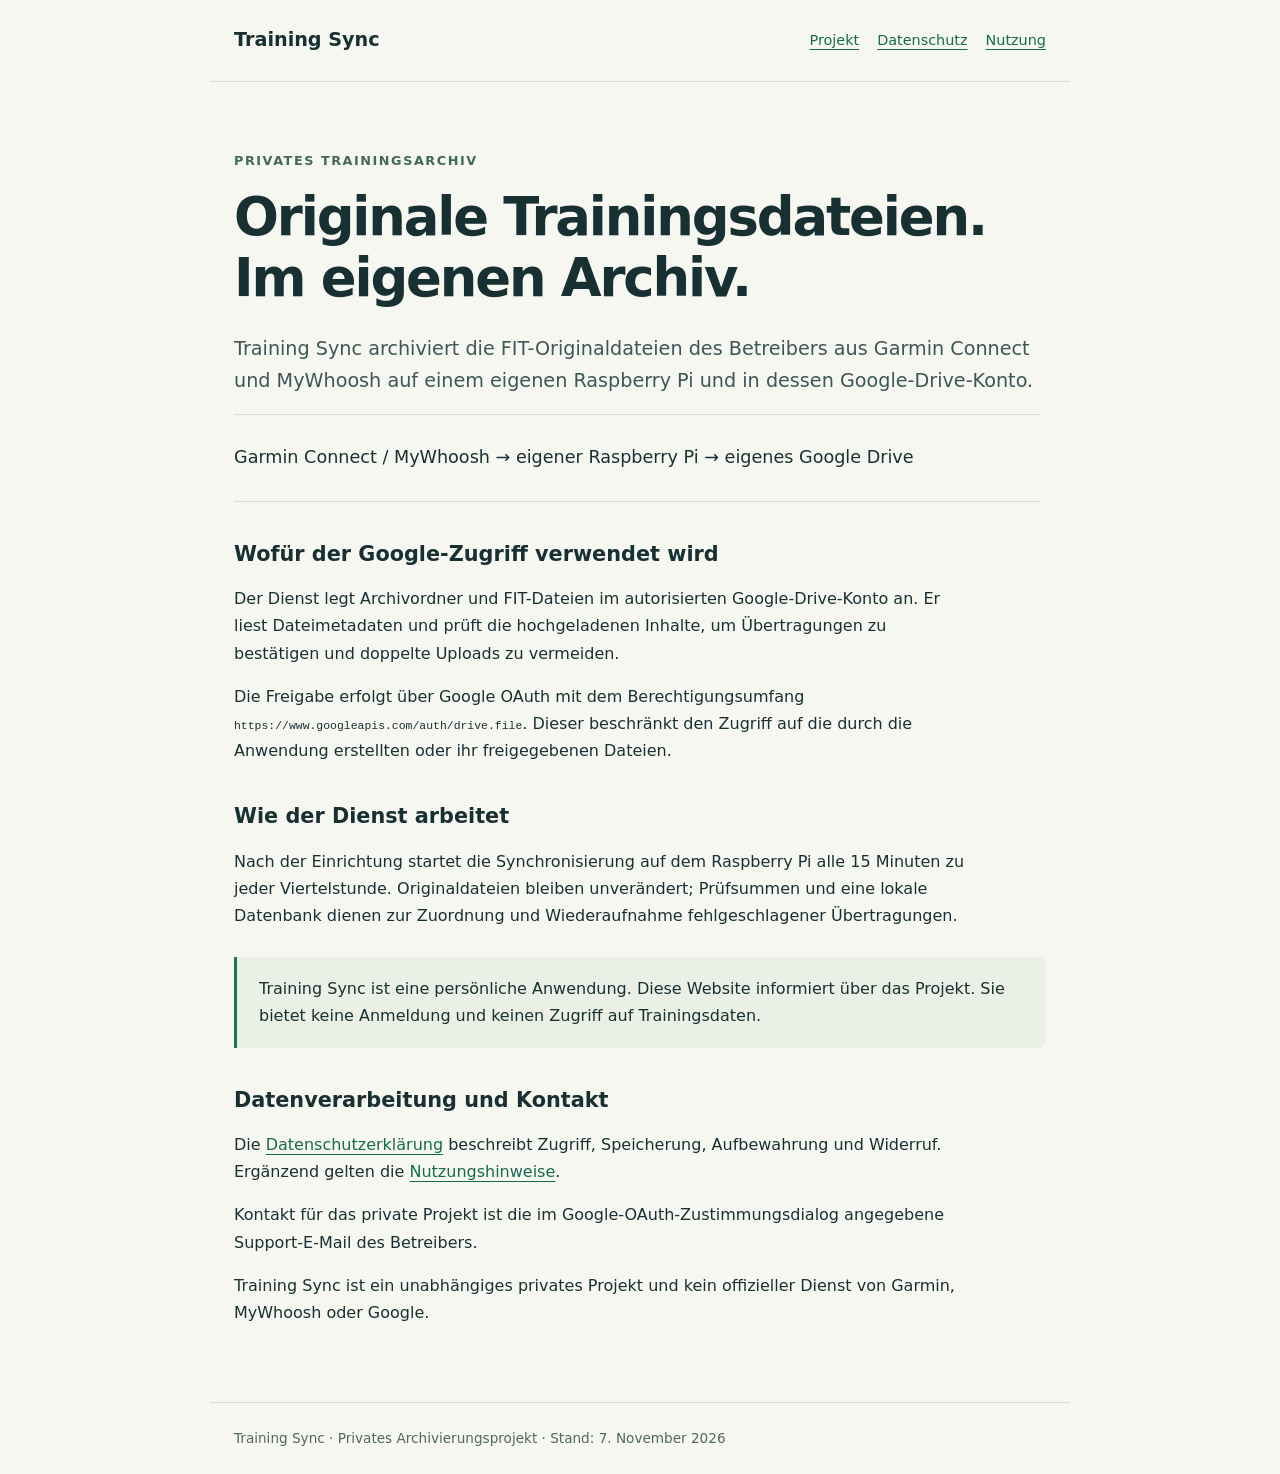
<file: index.html>
<!doctype html>
<html lang="de"><head><meta charset="utf-8"><meta name="viewport" content="width=device-width, initial-scale=1"><title>Projekt · Training Sync</title><meta name="description" content="Informationen zum privaten FIT-Archivierungsdienst Training Sync und seiner Datenverarbeitung."><link rel="stylesheet" href="style.css"><meta name="google-site-verification" content="ituvNEllKeeEpVMJ5nhxNVNiz8F2Enrzg7xz99GPDbI" /><meta name="google-site-verification" content="jsEa2yicQAMnKIvJklEYkBP7idpISL58D7K6aCA099g" /></head>
<body><header><a href="index.html">Training Sync</a><nav aria-label="Hauptnavigation"><a href="index.html">Projekt</a><a href="datenschutz.html">Datenschutz</a><a href="nutzung.html">Nutzung</a></nav></header>
<main><p class="eyebrow">Privates Trainingsarchiv</p>
<h1>Originale Trainingsdateien.<br>Im eigenen Archiv.</h1>
<p class="intro">Training Sync archiviert die FIT-Originaldateien des Betreibers aus Garmin Connect und MyWhoosh auf einem eigenen Raspberry Pi und in dessen Google-Drive-Konto.</p>
<p class="flow"><span>Garmin Connect / MyWhoosh</span> → <span>eigener Raspberry Pi</span> → <span>eigenes Google Drive</span></p>
<h2>Wofür der Google-Zugriff verwendet wird</h2>
<p>Der Dienst legt Archivordner und FIT-Dateien im autorisierten Google-Drive-Konto an. Er liest Dateimetadaten und prüft die hochgeladenen Inhalte, um Übertragungen zu bestätigen und doppelte Uploads zu vermeiden.</p>
<p>Die Freigabe erfolgt über Google OAuth mit dem Berechtigungsumfang <code>https://www.googleapis.com/auth/drive.file</code>. Dieser beschränkt den Zugriff auf die durch die Anwendung erstellten oder ihr freigegebenen Dateien.</p>
<h2>Wie der Dienst arbeitet</h2>
<p>Nach der Einrichtung startet die Synchronisierung auf dem Raspberry Pi alle 15 Minuten zu jeder Viertelstunde. Originaldateien bleiben unverändert; Prüfsummen und eine lokale Datenbank dienen zur Zuordnung und Wiederaufnahme fehlgeschlagener Übertragungen.</p>
<div class="note">Training Sync ist eine persönliche Anwendung. Diese Website informiert über das Projekt. Sie bietet keine Anmeldung und keinen Zugriff auf Trainingsdaten.</div>
<h2>Datenverarbeitung und Kontakt</h2>
<p>Die <a href="datenschutz.html">Datenschutzerklärung</a> beschreibt Zugriff, Speicherung, Aufbewahrung und Widerruf. Ergänzend gelten die <a href="nutzung.html">Nutzungshinweise</a>.</p>
<p>Kontakt für das private Projekt ist die im Google-OAuth-Zustimmungsdialog angegebene Support-E-Mail des Betreibers.</p>
<p>Training Sync ist ein unabhängiges privates Projekt und kein offizieller Dienst von Garmin, MyWhoosh oder Google.</p></main><footer>Training Sync · Privates Archivierungsprojekt · Stand: 7. November 2026</footer></body></html>
</file>
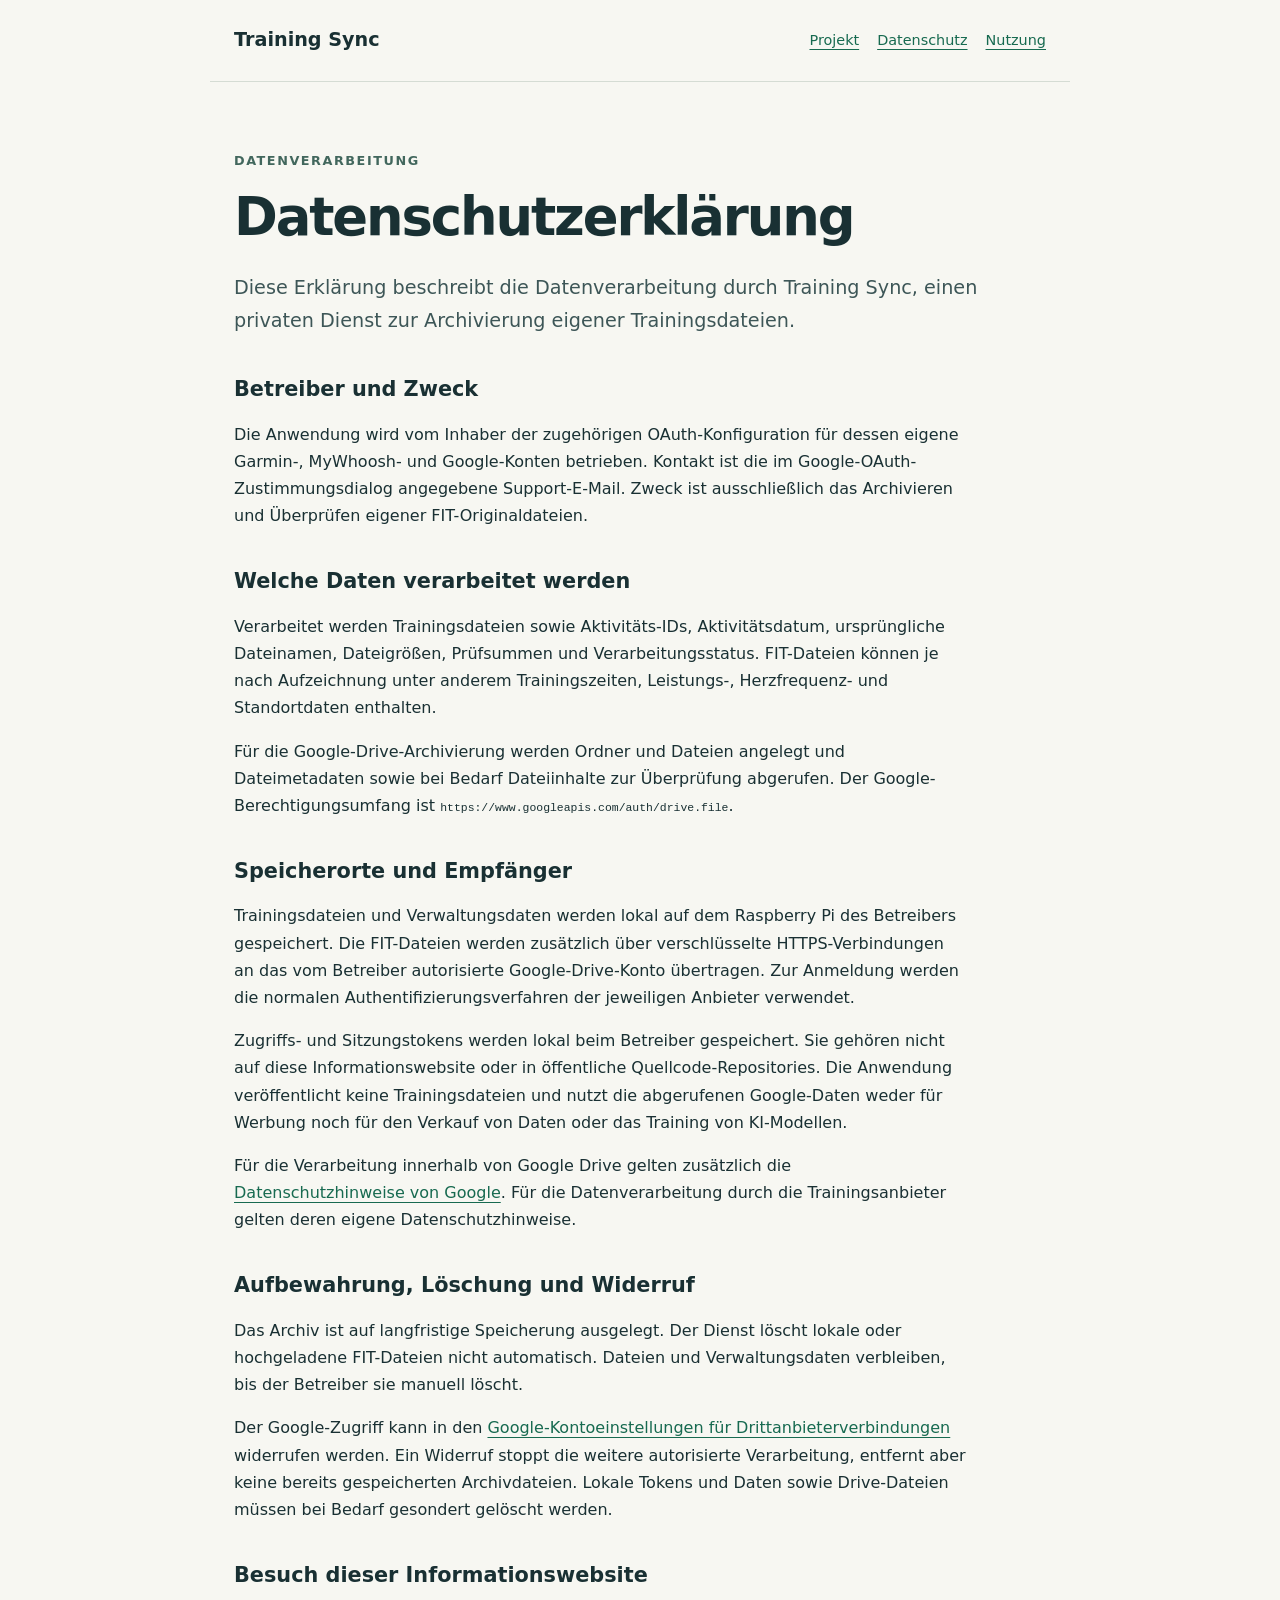
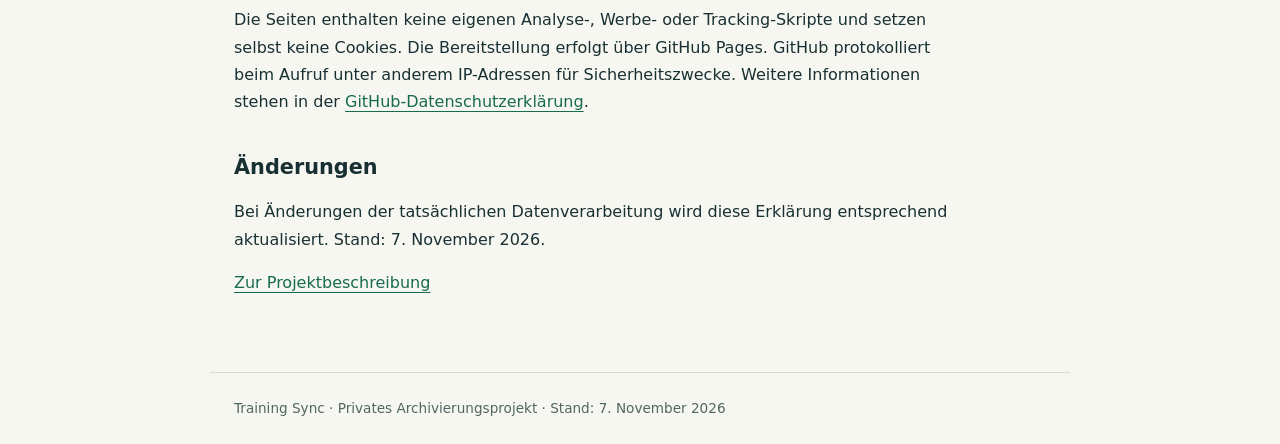
<file: datenschutz.html>
<!doctype html>
<html lang="de"><head><meta charset="utf-8"><meta name="viewport" content="width=device-width, initial-scale=1"><title>Datenschutz · Training Sync</title><meta name="description" content="Informationen zum privaten FIT-Archivierungsdienst Training Sync und seiner Datenverarbeitung."><link rel="stylesheet" href="style.css"></head>
<body><header><a href="index.html">Training Sync</a><nav aria-label="Hauptnavigation"><a href="index.html">Projekt</a><a href="datenschutz.html">Datenschutz</a><a href="nutzung.html">Nutzung</a></nav></header>
<main><p class="eyebrow">Datenverarbeitung</p><h1>Datenschutzerklärung</h1>
<p class="intro">Diese Erklärung beschreibt die Datenverarbeitung durch Training Sync, einen privaten Dienst zur Archivierung eigener Trainingsdateien.</p>
<h2>Betreiber und Zweck</h2>
<p>Die Anwendung wird vom Inhaber der zugehörigen OAuth-Konfiguration für dessen eigene Garmin-, MyWhoosh- und Google-Konten betrieben. Kontakt ist die im Google-OAuth-Zustimmungsdialog angegebene Support-E-Mail. Zweck ist ausschließlich das Archivieren und Überprüfen eigener FIT-Originaldateien.</p>
<h2>Welche Daten verarbeitet werden</h2>
<p>Verarbeitet werden Trainingsdateien sowie Aktivitäts-IDs, Aktivitätsdatum, ursprüngliche Dateinamen, Dateigrößen, Prüfsummen und Verarbeitungsstatus. FIT-Dateien können je nach Aufzeichnung unter anderem Trainingszeiten, Leistungs-, Herzfrequenz- und Standortdaten enthalten.</p>
<p>Für die Google-Drive-Archivierung werden Ordner und Dateien angelegt und Dateimetadaten sowie bei Bedarf Dateiinhalte zur Überprüfung abgerufen. Der Google-Berechtigungsumfang ist <code>https://www.googleapis.com/auth/drive.file</code>.</p>
<h2>Speicherorte und Empfänger</h2>
<p>Trainingsdateien und Verwaltungsdaten werden lokal auf dem Raspberry Pi des Betreibers gespeichert. Die FIT-Dateien werden zusätzlich über verschlüsselte HTTPS-Verbindungen an das vom Betreiber autorisierte Google-Drive-Konto übertragen. Zur Anmeldung werden die normalen Authentifizierungsverfahren der jeweiligen Anbieter verwendet.</p>
<p>Zugriffs- und Sitzungstokens werden lokal beim Betreiber gespeichert. Sie gehören nicht auf diese Informationswebsite oder in öffentliche Quellcode-Repositories. Die Anwendung veröffentlicht keine Trainingsdateien und nutzt die abgerufenen Google-Daten weder für Werbung noch für den Verkauf von Daten oder das Training von KI-Modellen.</p>
<p>Für die Verarbeitung innerhalb von Google Drive gelten zusätzlich die <a href="https://policies.google.com/privacy">Datenschutzhinweise von Google</a>. Für die Datenverarbeitung durch die Trainingsanbieter gelten deren eigene Datenschutzhinweise.</p>
<h2>Aufbewahrung, Löschung und Widerruf</h2>
<p>Das Archiv ist auf langfristige Speicherung ausgelegt. Der Dienst löscht lokale oder hochgeladene FIT-Dateien nicht automatisch. Dateien und Verwaltungsdaten verbleiben, bis der Betreiber sie manuell löscht.</p>
<p>Der Google-Zugriff kann in den <a href="https://myaccount.google.com/connections">Google-Kontoeinstellungen für Drittanbieterverbindungen</a> widerrufen werden. Ein Widerruf stoppt die weitere autorisierte Verarbeitung, entfernt aber keine bereits gespeicherten Archivdateien. Lokale Tokens und Daten sowie Drive-Dateien müssen bei Bedarf gesondert gelöscht werden.</p>
<h2>Besuch dieser Informationswebsite</h2>
<p>Die Seiten enthalten keine eigenen Analyse-, Werbe- oder Tracking-Skripte und setzen selbst keine Cookies. Die Bereitstellung erfolgt über GitHub Pages. GitHub protokolliert beim Aufruf unter anderem IP-Adressen für Sicherheitszwecke. Weitere Informationen stehen in der <a href="https://docs.github.com/en/site-policy/privacy-policies/github-general-privacy-statement">GitHub-Datenschutzerklärung</a>.</p>
<h2>Änderungen</h2>
<p>Bei Änderungen der tatsächlichen Datenverarbeitung wird diese Erklärung entsprechend aktualisiert. Stand: 7. November 2026.</p><p><a href="index.html">Zur Projektbeschreibung</a></p></main><footer>Training Sync · Privates Archivierungsprojekt · Stand: 7. November 2026</footer></body></html>
</file>
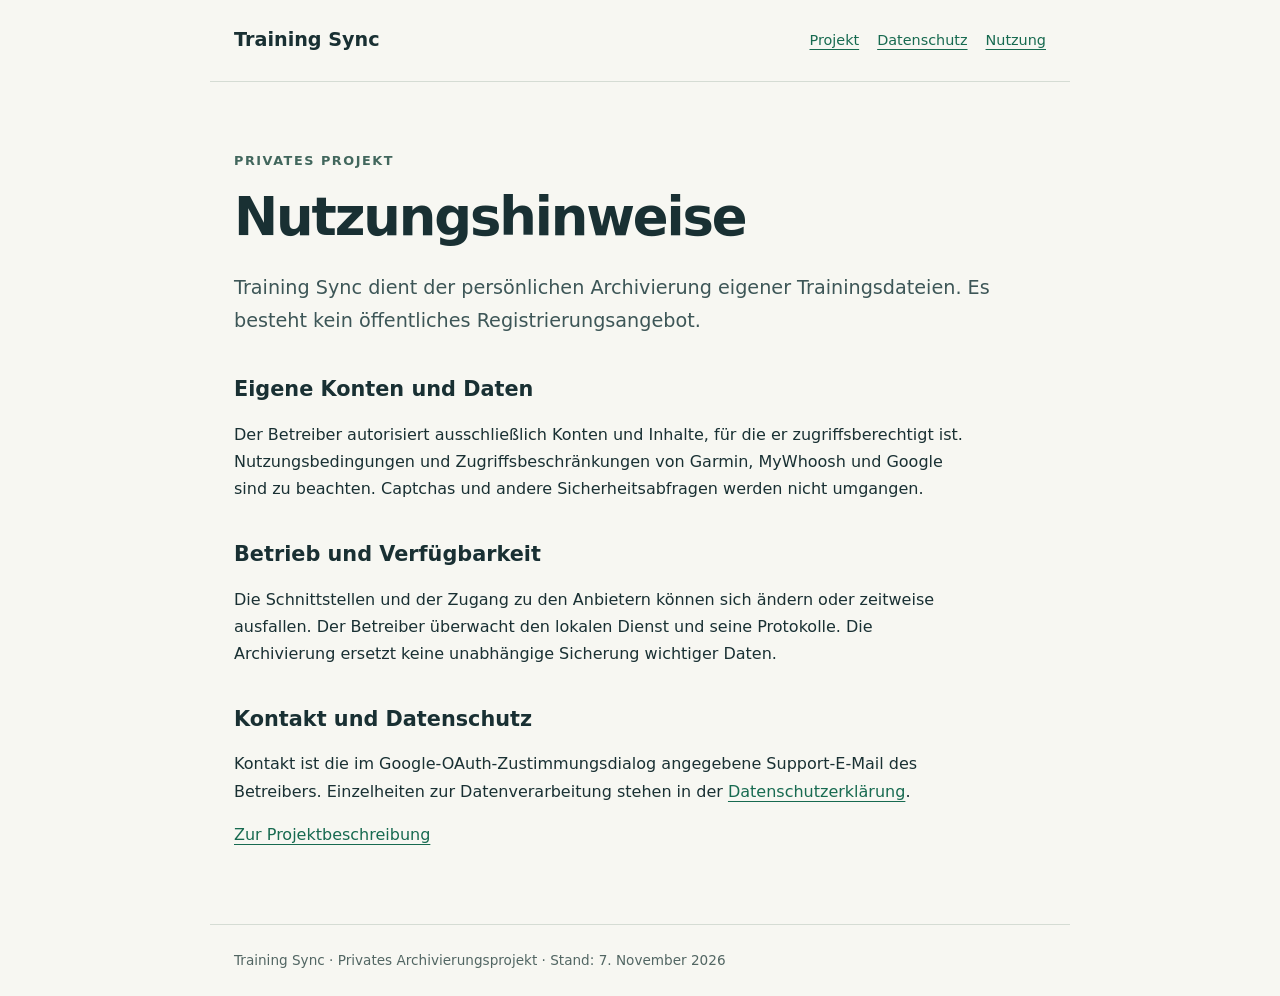
<file: nutzung.html>
<!doctype html>
<html lang="de"><head><meta charset="utf-8"><meta name="viewport" content="width=device-width, initial-scale=1"><title>Nutzung · Training Sync</title><meta name="description" content="Informationen zum privaten FIT-Archivierungsdienst Training Sync und seiner Datenverarbeitung."><link rel="stylesheet" href="style.css"></head>
<body><header><a href="index.html">Training Sync</a><nav aria-label="Hauptnavigation"><a href="index.html">Projekt</a><a href="datenschutz.html">Datenschutz</a><a href="nutzung.html">Nutzung</a></nav></header>
<main><p class="eyebrow">Privates Projekt</p><h1>Nutzungshinweise</h1>
<p class="intro">Training Sync dient der persönlichen Archivierung eigener Trainingsdateien. Es besteht kein öffentliches Registrierungsangebot.</p>
<h2>Eigene Konten und Daten</h2><p>Der Betreiber autorisiert ausschließlich Konten und Inhalte, für die er zugriffsberechtigt ist. Nutzungsbedingungen und Zugriffsbeschränkungen von Garmin, MyWhoosh und Google sind zu beachten. Captchas und andere Sicherheitsabfragen werden nicht umgangen.</p>
<h2>Betrieb und Verfügbarkeit</h2><p>Die Schnittstellen und der Zugang zu den Anbietern können sich ändern oder zeitweise ausfallen. Der Betreiber überwacht den lokalen Dienst und seine Protokolle. Die Archivierung ersetzt keine unabhängige Sicherung wichtiger Daten.</p>
<h2>Kontakt und Datenschutz</h2><p>Kontakt ist die im Google-OAuth-Zustimmungsdialog angegebene Support-E-Mail des Betreibers. Einzelheiten zur Datenverarbeitung stehen in der <a href="datenschutz.html">Datenschutzerklärung</a>.</p><p><a href="index.html">Zur Projektbeschreibung</a></p></main><footer>Training Sync · Privates Archivierungsprojekt · Stand: 7. November 2026</footer></body></html>
</file>
<file: style.css>
*{box-sizing:border-box}html{color-scheme:light}body{margin:0;background:#f7f7f2;color:#193033;font-family:system-ui,-apple-system,BlinkMacSystemFont,"Segoe UI",sans-serif;line-height:1.7}header,main,footer{max-width:860px;margin:auto;padding:24px}header{display:flex;justify-content:space-between;align-items:center;gap:20px;border-bottom:1px solid #d5dcd4}a{color:#176a50;text-underline-offset:4px}header>a{font-weight:750;font-size:1.2rem;text-decoration:none;color:inherit}nav{display:flex;flex-wrap:wrap;gap:18px;font-size:.9rem}main{padding-top:52px;padding-bottom:60px}h1{font-size:clamp(2rem,6vw,3.3rem);line-height:1.15;letter-spacing:-.04em;overflow-wrap:anywhere;hyphens:auto;margin:12px 0 24px}h2{font-size:1.3rem;margin-top:38px;line-height:1.35}p,li{max-width:72ch}p{margin:16px 0}.eyebrow{font-size:.8rem;text-transform:uppercase;letter-spacing:.12em;font-weight:700;color:#42675d}.intro{font-size:1.2rem;color:#3d5657}.note{padding:18px 22px;border-left:3px solid #227253;background:#eaf0e6;border-radius:0 8px 8px 0;margin:28px 0}.flow{font-size:1.1rem;padding:24px 0;border-top:1px solid #d5dcd4;border-bottom:1px solid #d5dcd4}.flow span{display:inline-block;margin:4px 0}code{font-size:.88em;overflow-wrap:anywhere}footer{border-top:1px solid #d5dcd4;font-size:.85rem;color:#526663}a:focus-visible{outline:3px solid #227253;outline-offset:5px}@media(max-width:550px){header{align-items:flex-start;flex-direction:column;gap:10px}main{padding-top:30px}nav{gap:14px}}
</file>
